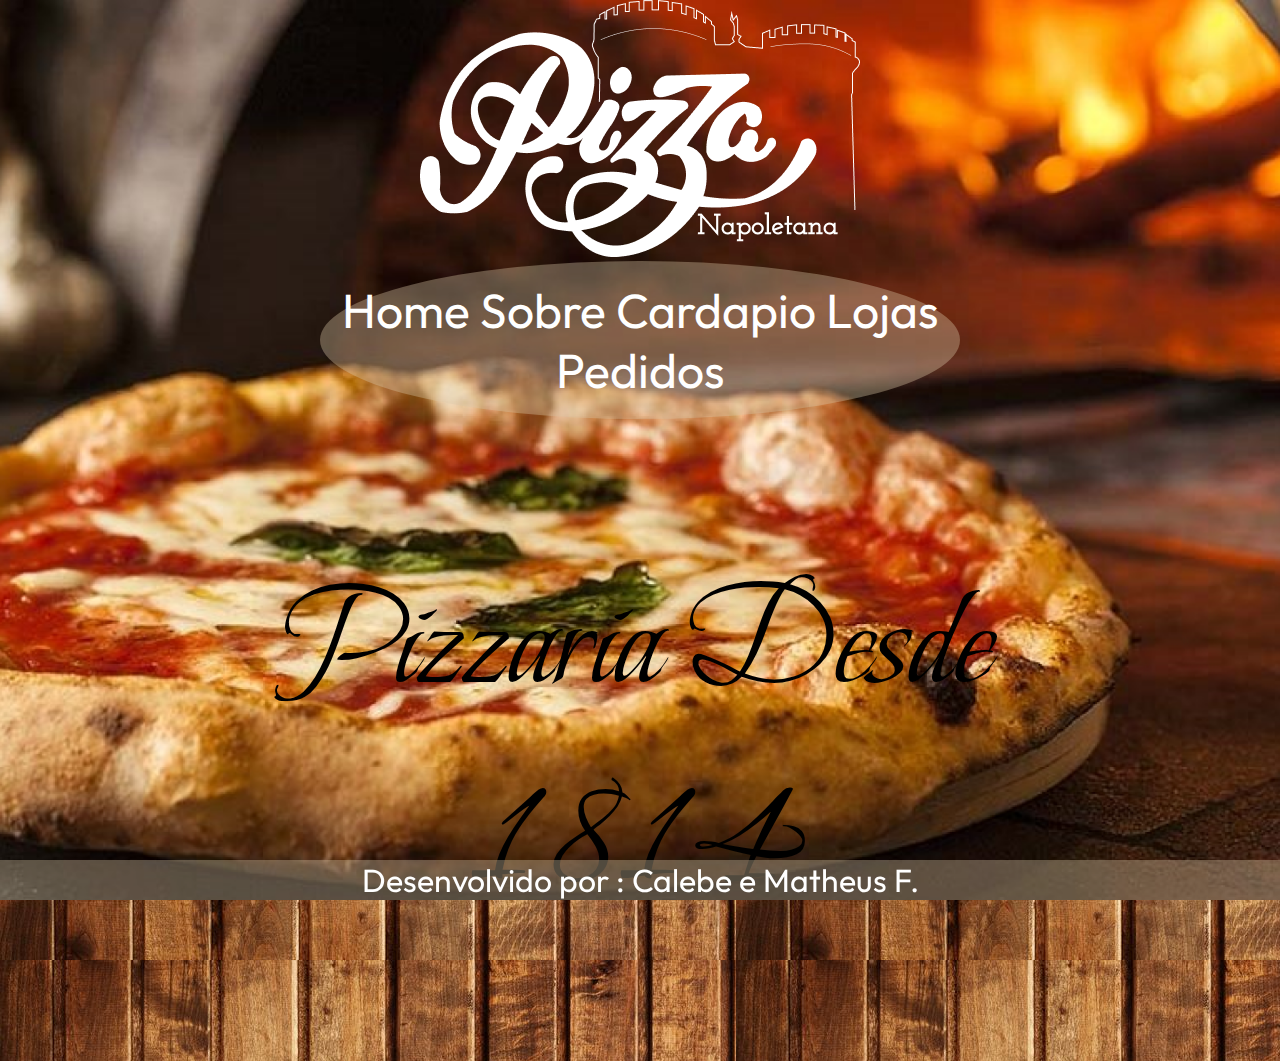
<file: index.html>
<!DOCTYPE html>
<html>
    <head>
        <meta charset="utf-8">
        <meta name="" content="">
        <meta name="" content="">
        <link rel="stylesheet" type="text/css" href="style.css">
        <title>Projeto Final</title>
    </head>
    <body>
        
        <header>
            <section id="main-banner">
                
                <div id="main-banner-content">
                    <img id="banner1" src="Camada_1.png">
            
                    
                </div>
                <nav>
                    <a href="index.html">Home</a>
                    <a href="sobre.html">Sobre</a>
                    <a href="cardapio.html">Cardapio</a>
                    <a href="lojas.html">Lojas</a>
                    <a href="pedidos.html">Pedidos</a>
                </nav>
                <div id="banner-2">
                    <h8>Pizzaria Desde 1814</h8>
                </div>
                <!--
                <div >
                <img id="banner-home" src="pizza 1.png">
                </div> > -->

                <div id="text-footer">
                    <h7 >
                        Desenvolvido por : Calebe e Matheus F.
                    </h7>
                </div>
            </section>

            
            
        </header>
        

    </body>
</html>
</file>
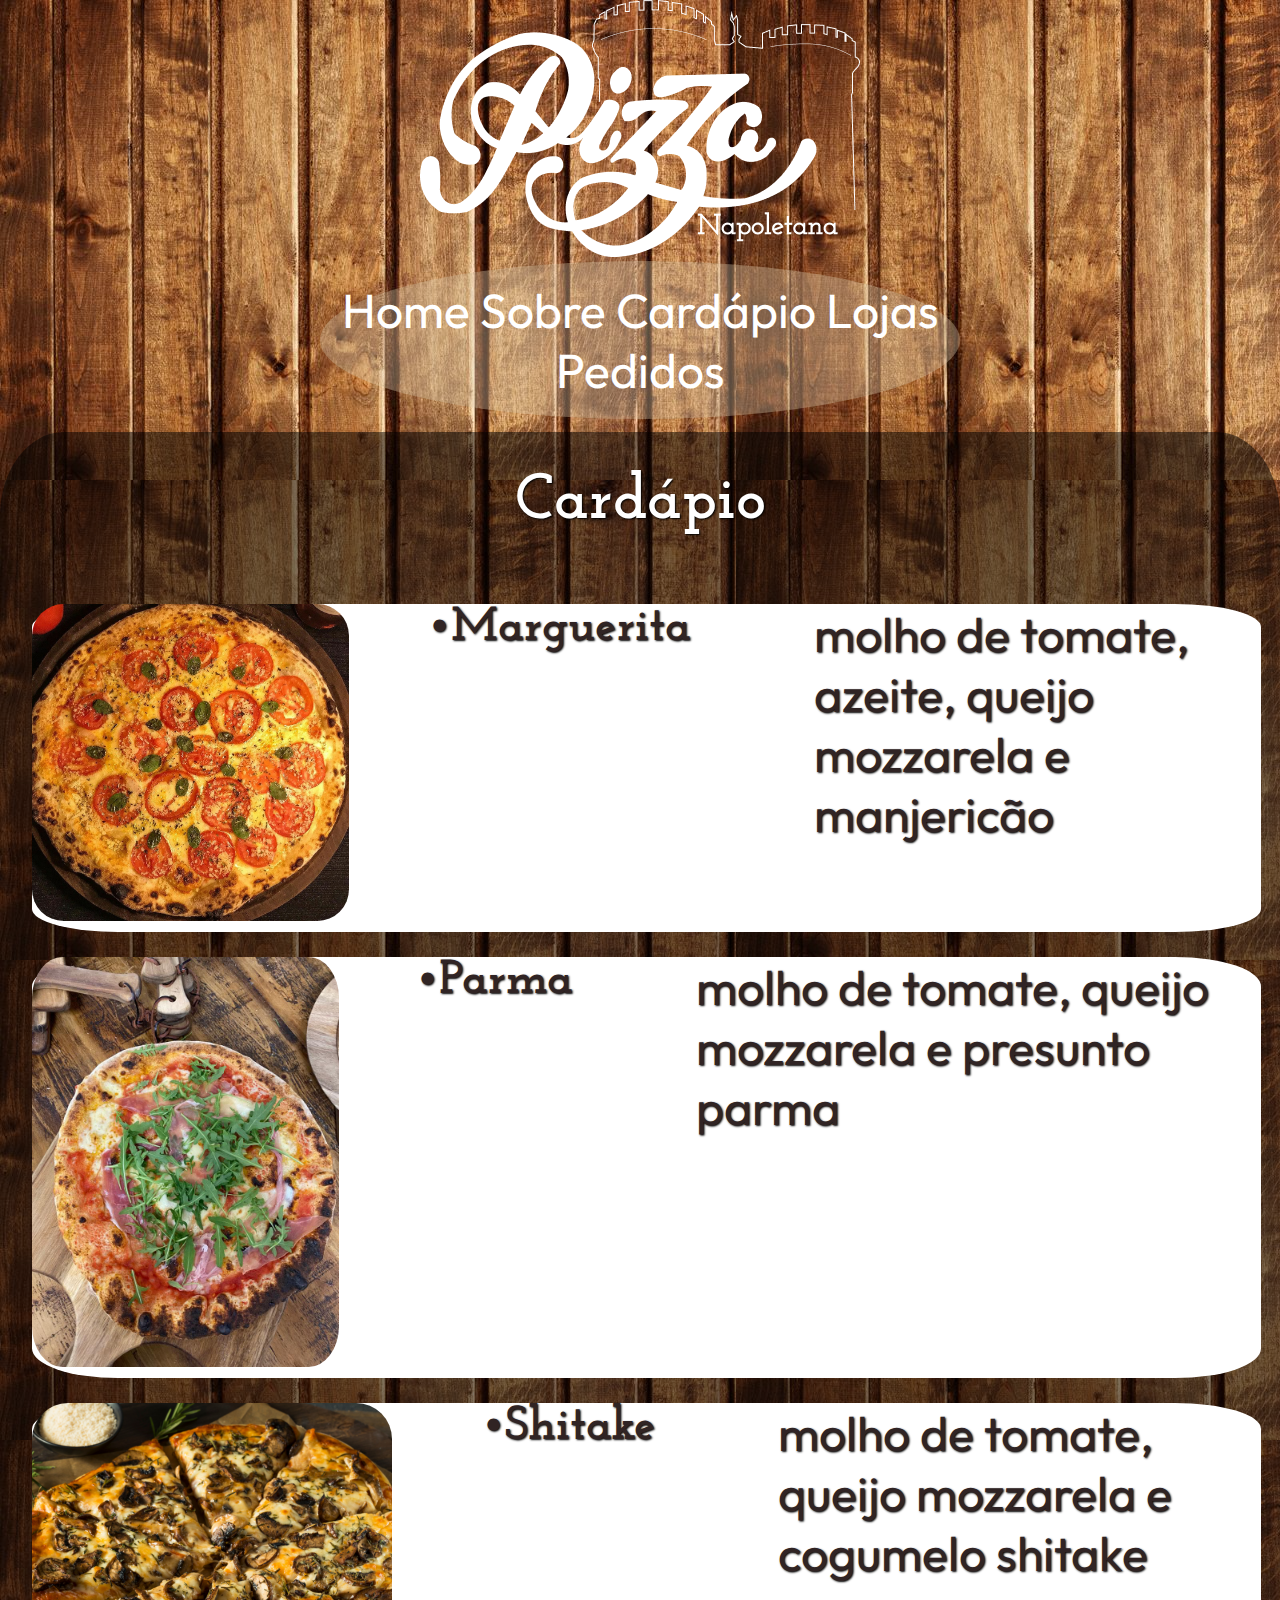
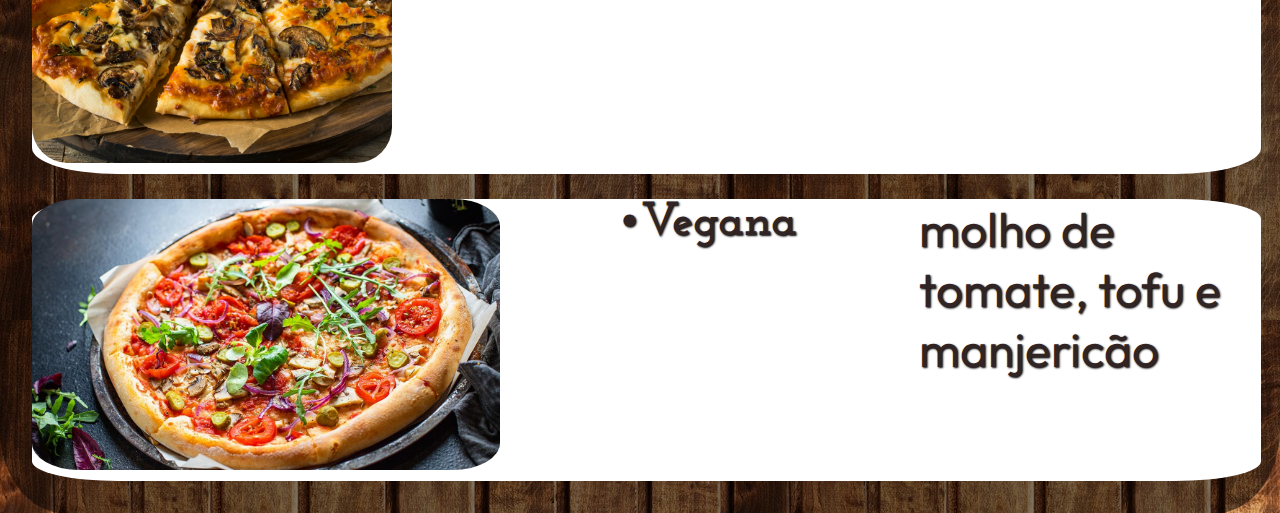
<file: cardapio.html>
<!DOCTYPE html>
<html>
    <head>
        <meta charset="utf-8">
        <meta name="" content="">
        <meta name="" content="">
        <link rel="stylesheet" type="text/css" href="style.css">
        <title>Projeto Final</title>
    </head>
    <body>
        <header >
            <div id="banner-cardapio">
                <img src="Camada_1.png">
                <nav>
                    <a href="index.html">Home</a>
                    <a href="sobre.html">Sobre</a>
                    <a href="cardapio.html">Cardápio</a>
                    <a href="lojas.html">Lojas</a>
                    <a href="pedidos.html">Pedidos</a>
                </nav>
                
            </div>
           
        </header>
        
        <section >
            <div class="main-box" id="container">
                <div id="titulo">
                    <h1>Cardápio</h1>
        
                </div>
                
                <aside id="description">
                    <div id="box-card">
                        <div class="img-cardapio">
                            <img src="Pizza-marguerita">
                        </div>
                        <h2>•Marguerita</h2>
                        <p>molho de tomate, azeite, queijo mozzarela e manjericão
                        </p>
                    </div>
                    <div id="box-card">
                        <div class="img-cardapio" >
                            <img  src="Parma.jpg">
                    </div>
                        <h2>•Parma</h2>
                        <p>
                        molho de tomate, queijo mozzarela e presunto parma
                        </p>
                    </div>
                    <div id="box-card">
                        <div class="img-cardapio" >
                            <img  src="Cogumelo-com-queijo-vegano.png">
                        </div>
                        <h2>•Shitake</h2>
                        <p>
                        molho de tomate, queijo mozzarela e cogumelo shitake
                        </p>
                    </div>
                    <div id="box-card">
                        <div class="img-cardapio" >
                            <img class="img-cardapio"  src="vegana.jpg">
                        </div>
                        <h2>•Vegana</h2>
                        <p>
                        molho de tomate, tofu e manjericão
                        </p>
                    </div>
                </aside>
            </div>
        </section>
    </body>
</html>
</file>
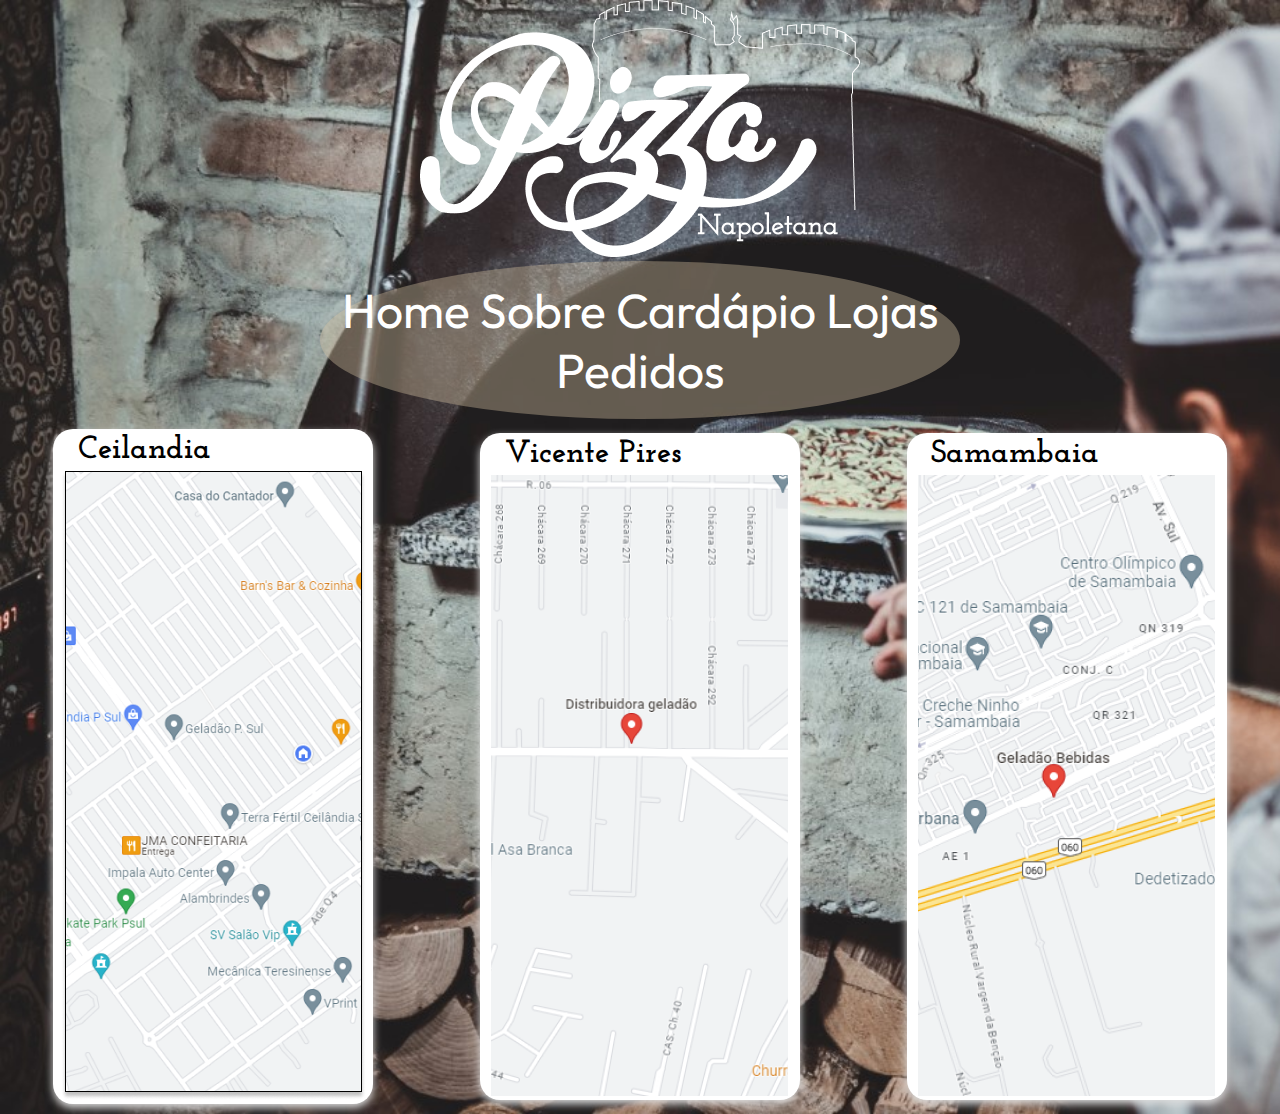
<file: lojas.html>
<!DOCTYPE html>
<html>
    <head>
        <meta charset="utf-8">
        <meta name="" content="">
        <meta name="" content="">
        <link rel="stylesheet" type="text/css" href="style.css">
        <title>Projeto Final</title>
    </head>
    <body>
        <div id="banner-lojas">
            <img src="Camada_1.png">
            <nav>
                <a href="index.html">Home</a>
                <a href="sobre.html">Sobre</a>
                <a href="cardapio.html">Cardápio</a>
                <a href="lojas.html">Lojas</a>
                <a href="pedidos.html">Pedidos</a>
            </nav>
            <section id="loc-lojas">
                <div class="card">
                    <div class="content">
                        <h6>Ceilandia</h6>
                        <a href="https://www.google.com.br/maps/preview">
                        <img src="Rectangle 31.png">
                        </a>
                    </div>
    
                </div>
                <div class="card">
                    <div class="content">
                        <h6>Vicente Pires</h6>
                        <a href="https://www.google.com.br/maps/preview">
                        <img src="Rectangle 32.png">
                        </a>
                    </div>
    
                </div>
                <div class="card">
                    <div class="content">
                        <h6>Samambaia</h6>
                        <a href="https://www.google.com.br/maps/preview">
                        <img src="Rectangle 33.png" >
                        </a>
                    </div>
    
                </div>
    
            </section>
        </div>
        
    </body>
</html>
</file>
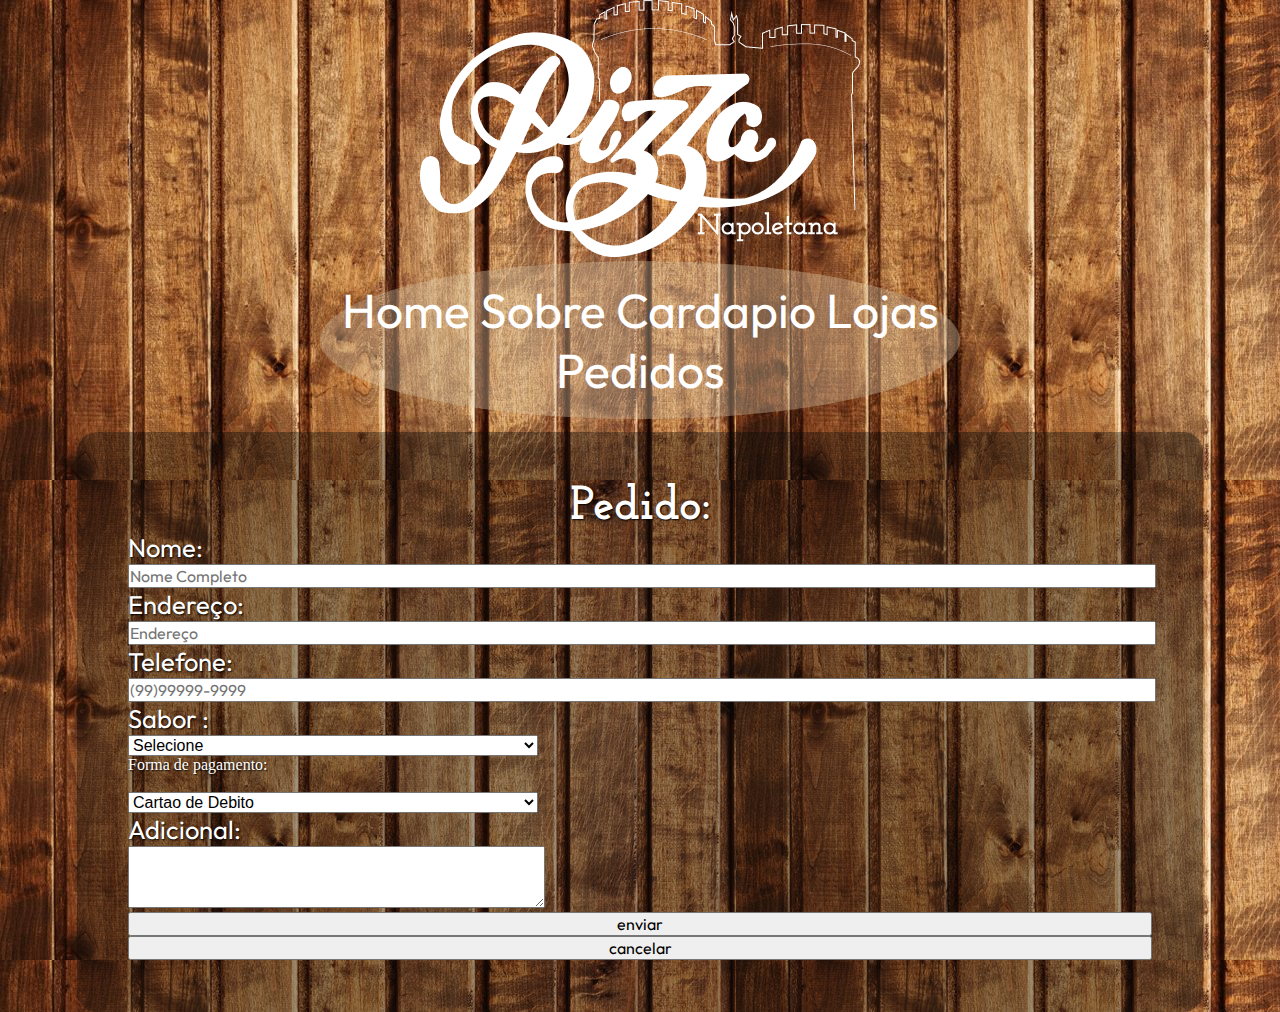
<file: pedidos.html>
<!DOCTYPE html>
<html>
    <head>
        <meta charset="utf-8">
        <meta name="" content="">
        <meta name="" content="">
        <link rel="stylesheet" type="text/css" href="style.css">
        <title>Projeto Final</title>
    </head>
    <body>
        
        <header>
            <section >
                
                <div id="main-banner-content">
                    <img id="banner1" src="Camada_1.png">      
                </div>
                <nav>
                    <a href="index.html">Home</a>
                    <a href="sobre.html">Sobre</a>
                    <a href="cardapio.html">Cardapio</a>
                    <a href="lojas.html">Lojas</a>
                    <a href="pedidos.html">Pedidos</a>
                </nav>
                
                <main>
                    <h5>Pedido:</h5>
                    <form id="frm-nome" name="frm-nome" method="GET" action="">
                        <label for="strnome">Nome:</label>
                        <input id="strnome" type="text" name="nome"  placeholder="Nome Completo">
                        <br>
                        <form name="frm-endereco" method="GET" action="">
                            <label for="strendereco">Endereço:</label>
                            <input id="strendereco" type="text" name="nome"  placeholder="Endereço">
                            <br>
                            <label for="numtel">Telefone:</label>
                            <input id="numtel" type="tel" name="telefone"  placeholder="(99)99999-9999">
                            <br>
                            <label for="Sabor">Sabor :</label>
                            <br>
                                <select id="sabor" name="sabor">
                                    <option>Selecione</option>
                                    <option>Marguerita</option>
                                    <option>Shitake</option>
                                    <option>Parma</option>
                                    <option>Vegana</option>

                                </select><br>
            
                            
                                <legend>Forma de pagamento:</legend><br>
                                <select>
                                    <option>
                                        Cartao de Debito
                                    </option>
                                    <option>
                                        Cartao de Credito
                                    </option>
                                    <option>
                                        Pix
                                    </option>
                                    <option>
                                        Dinheiro
                                    </option>
                                </select>
                                
                            <br>
            
                            
                            <label for="msg">Adicional:</label>
                            <br>
                            <textarea name="" id="adc" cols="50" rows="4">
                
                            </textarea>
                            <br>
                            <input type="submit" name="btenviar" value="enviar">
                            <input type="reset" name="btcancelar" value="cancelar">
                    </form>
                </main>
            </section>
              
        </header>
    
    </body>
</html>
</file>
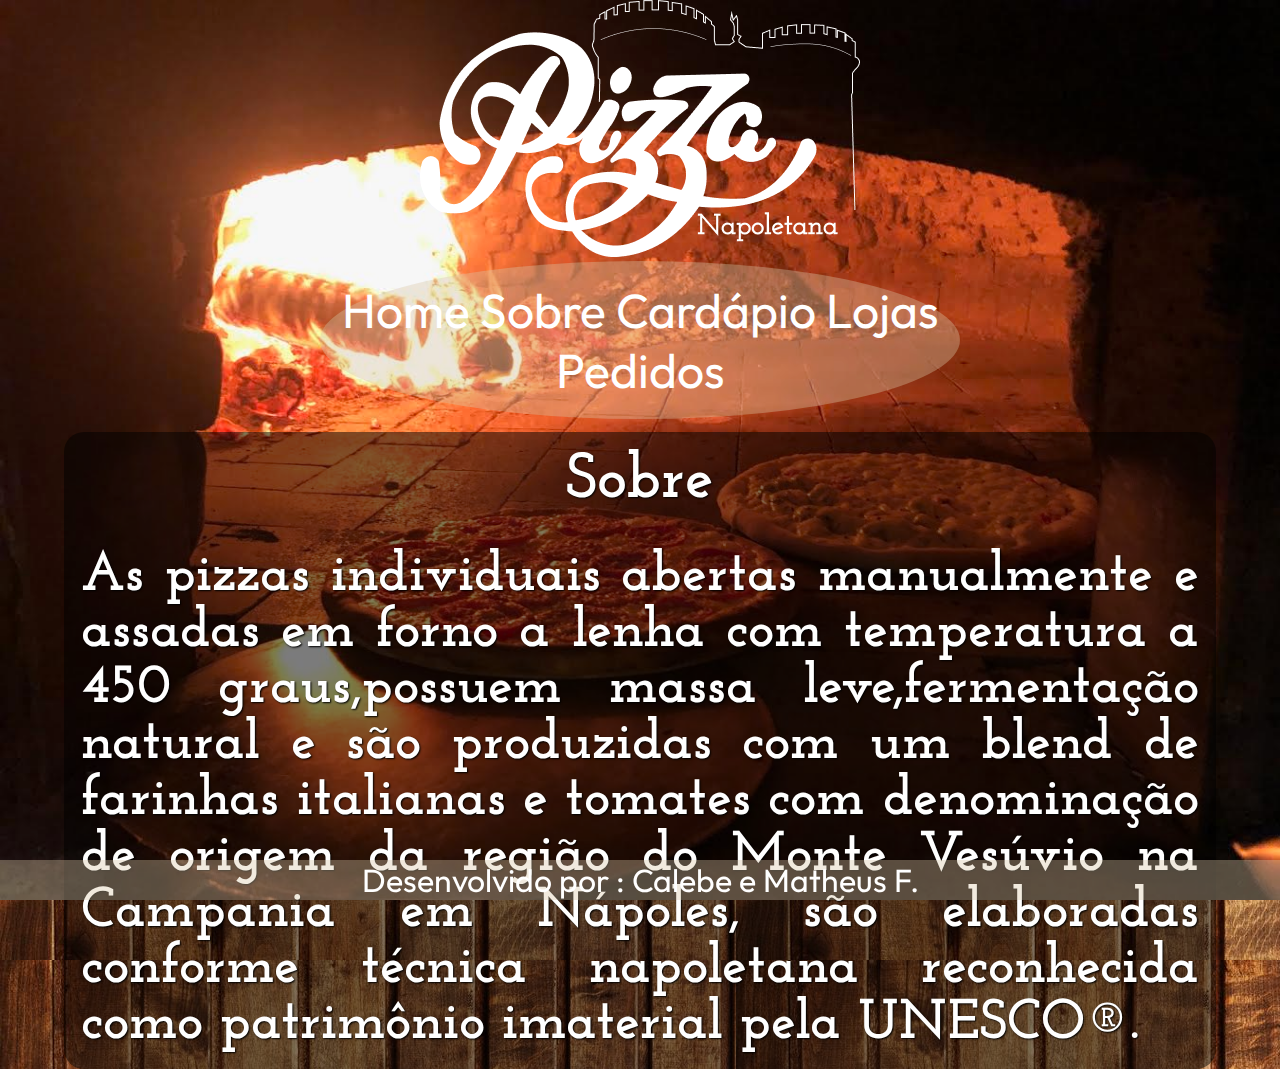
<file: sobre.html>
<!DOCTYPE html>
<html>
    <head>
        <meta charset="utf-8">
        <link rel="stylesheet" type="text/css" href="style.css">
        <title>Projeto Final</title>
    </head>
    <body>
        <header>
            <div id="banner-sobre">
                <img src="Camada_1.png">
                <nav>
                    <a href="index.html">Home</a>
                    <a href="sobre.html">Sobre</a>
                    <a href="cardapio.html">Cardápio</a>
                    <a href="lojas.html">Lojas</a>
                    <a href="pedidos.html">Pedidos</a>
                </nav>
                    <div id="box">
                    <article id="description1">
                        <h4>
                            Sobre
                        </h4>
                        <h3>
                            As pizzas individuais abertas manualmente e assadas em forno a lenha com temperatura a 450 graus,possuem massa leve,fermentação natural e são produzidas com um blend de farinhas italianas e tomates com denominação de origem da região do Monte Vesúvio na Campania em Nápoles, são elaboradas conforme técnica napoletana reconhecida como patrimônio imaterial pela UNESCO®.
                        </h3>
                    </article>
                    
                    </div>
                    <div id="text-footer">
                        <h7 >
                            Desenvolvido por : Calebe e Matheus F.
                        </h7>
                    </div>
            </div>  
        </header>
        
    </body>
</html>
</file>
<file: style.css>
@import url('https://fonts.googleapis.com/css2?family=Beau+Rivage&family=Josefin+Slab:ital,wght@1,600;1,700&family=Outfit:wght@100&display=swap');


* {
    
    margin: 0;
    padding: 0;
    outline: none;
    font-size: 100%;
}

body {
    background-color: #8d4317;
    height: 100%;
    min-height: 100%;
    background-image: url(./wood-back.jpg);
}

#main-banner {
    
    width: 100%;
    background-image: url(./pizza\ 1.png);
    background-size: cover;
    position: absolute;
    height: 100%;
    background-color: #9e4f21;
}

#banner-home {
    height: 100%;
    width: 100%;
}

#banner-pedidos {
    padding: 0;
    width: 100%;
    background-size: cover;
    position: absolute;
    height: 100%;
}

#main-banner-content {
    text-align: center;
}

#banner-cardapio,

#banner-lojas,
#description,
#container {
    width: 100%;
}

#banner-cardapio {
    text-align: center;
    background-size: cover;
    position: relative;
}

#banner-sobre {
    background-image: url(./0-9.jpg);
    text-align: center;
    background-size: cover;
    position: absolute;
    width: 100%;
    height: 100%;
   
}

#banner-lojas {
    background-image: url(./cnae-pizzaria-contabilix.jpg);
    text-align: center;
    background-size: cover;
    position: relative;
    width: 100%;
    height: 100%;
}

nav {
    font-size: 3rem;
    
    font-family: 'Outfit', sans-serif;
    text-align: center;
    background-color: #dac7a65f;
    border-radius: 100%;
    margin-left: 25%;
    margin-right: 25%;
}
.main-box{
    border-color: black;
    background: rgba(0, 0, 0, 0.5);
    
    border-radius: 5%;
    
}
#titulo {
    background-color: rgba(red, green, blue, 0.6);
    
}
section{
    border-color: black;
}
#banner-2{
    position: relative;
    padding: 10%;
    margin-bottom: 20%;
    text-align: center;

}
h8{
    font-family: 'Beau Rivage', cursive;
    font-size: 9rem;
    
    
}

#container {
    
    
    background-size: cover;
    position: absolute;
    margin-top: 1%;
    
    border-color: 1px solid rgb(0, 0, 0);
    padding: auto;
}

#box-card{
    display: flex;
    border: #533321;
    background-color: #FFF;
    border-radius: 7%;
    margin: 2% ;
    
}
.img-cardapio img{
    width: 80%;
    border-radius: 10%;
    
}
#text-footer{
    color: #FFF;
    background-color: #dac7a65f;
    font-family: 'Outfit', sans-serif;
    bottom: 0;
        position: fixed;
        width: 100%;
        text-align: center;
}

h2{
    margin-right: 10%;
    font-family: 'Josefin Slab',serif , '700';
}
p{
    font-family: 'Outfit', sans-serif;
}




h1,
h4 {
    font-size: 4rem;
    color: white;
    position: relative;
    text-shadow: 1px 1px 2px black;
    text-align: center;
    font-family: 'Josefin Slab',serif , '700';
}

h3 {
    font-size: 3.5rem;
    font-family: 'Josefin Slab', serif;
    color: white;
    position: relative;
    text-align: justify;
    margin-bottom: 40px;
}

#description {
    
    font-size: 3rem;
    color: rgb(48, 36, 36);
    font-family: 'Franklin Gothic Medium', 'Arial Narrow', Arial, sans-serif;
    
    padding: 0.5%;
    text-shadow: 1px 1px 2px black;
}



#box {
    width: 90%;
    margin: auto;
    padding: auto;
    text-shadow: 1px 1px 2px black;
    background: rgba(0, 0, 0, 0.5);
    margin-top: 1%;
    border-radius: 20px;
}

#loc-lojas {
    display: flex;
    justify-content: center;
    flex-direction: row;
    justify-content: space-around;
    align-items: center;
    width: 100%;
}

.card {
    background-color: #FFF;
    width: 320px;
    margin: 10px;
    border-radius: 20px;
    box-shadow: 0px 4px 8px #ddd;
    transition: 0.1s;
}

#content {}

h6 {
    text-align: justify;
    font-family: 'Josefin Slab',serif , '700';
    font-size: 2rem;
    margin-left: 20px;
}

main {
    background-color: #0a0a095f;
    text-shadow: 1px 1px 2px black;
    width: 80%;
    position: relative;
    margin: auto;
    padding: 4%;
    text-align: justify;
    border-radius: 20px;
    margin-top: 1%;
}

h5 {
    font-size: 3rem;
    text-align: center;
    color: #FFF;
    font-family: 'Josefin Slab',serif , '700';
}

#frm-nome {
    box-sizing: border-box;
}

input {
    width: 100%;
    font-family: 'Outfit', sans-serif;
}

label {
    font-size: 1.6rem;
    color: #FFF;
    font-family: 'Outfit', sans-serif;

    
}

select {
    width: 40%;
}
legend{
    color: #FFF;
}

nav,
#titulo,
h1,
h3,
h4,
h6 {
    padding: 1.5%;
    box-sizing: border-box;
}

h7 {
    position: relative;
    font-size: 2rem;
    font-family: 'Outfit', sans-serif;
}

#text {
    text-align: center;
    color: #FFF;
    align-items: center;
    bottom: 0;
    position: fixed;
    width: 100%;
    text-align: center;
    background-color: #dac7a65f;
}

a {
    text-decoration: none;
}

a:link {
    color: #ffffff;
    text-decoration: none;
}

a:hover {
    background: #B1B1B1;
    color: #FFF;
}

a:visited {
    color: rgb(255, 255, 255);
}
</file>
